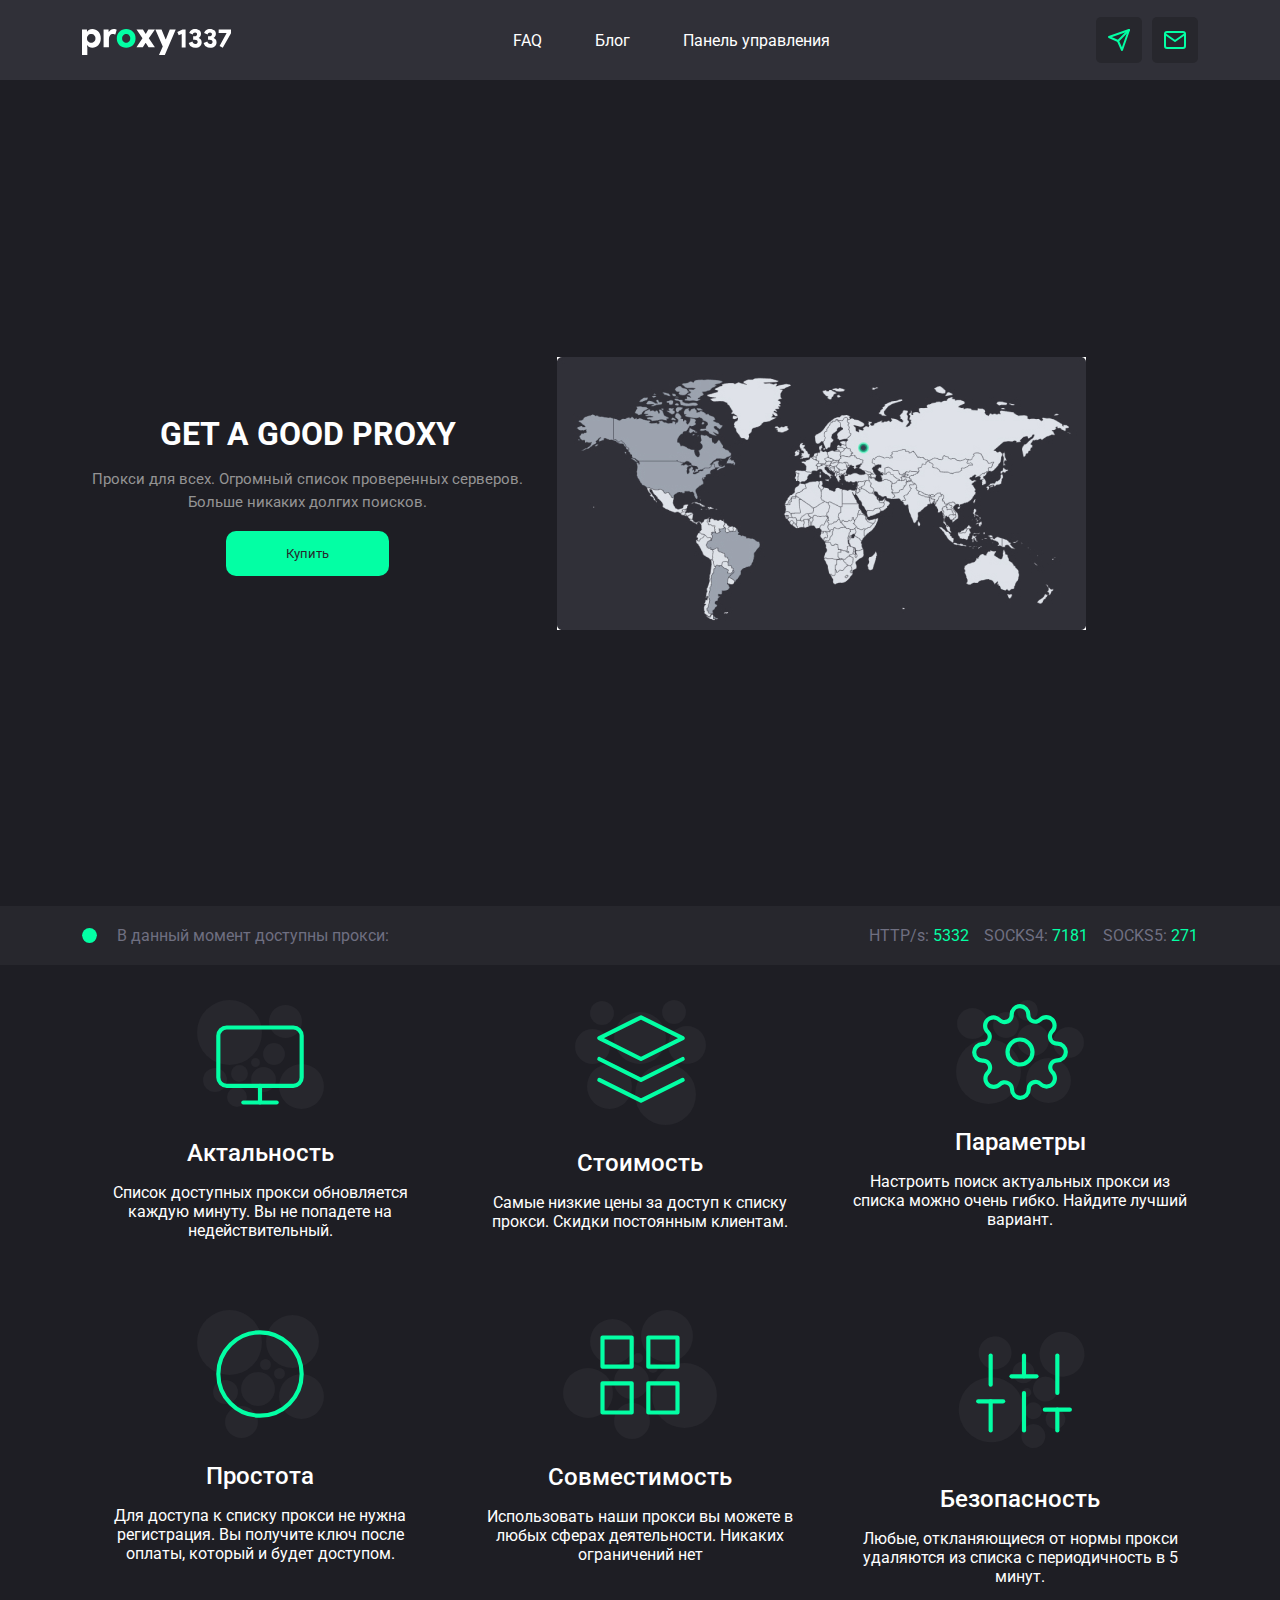
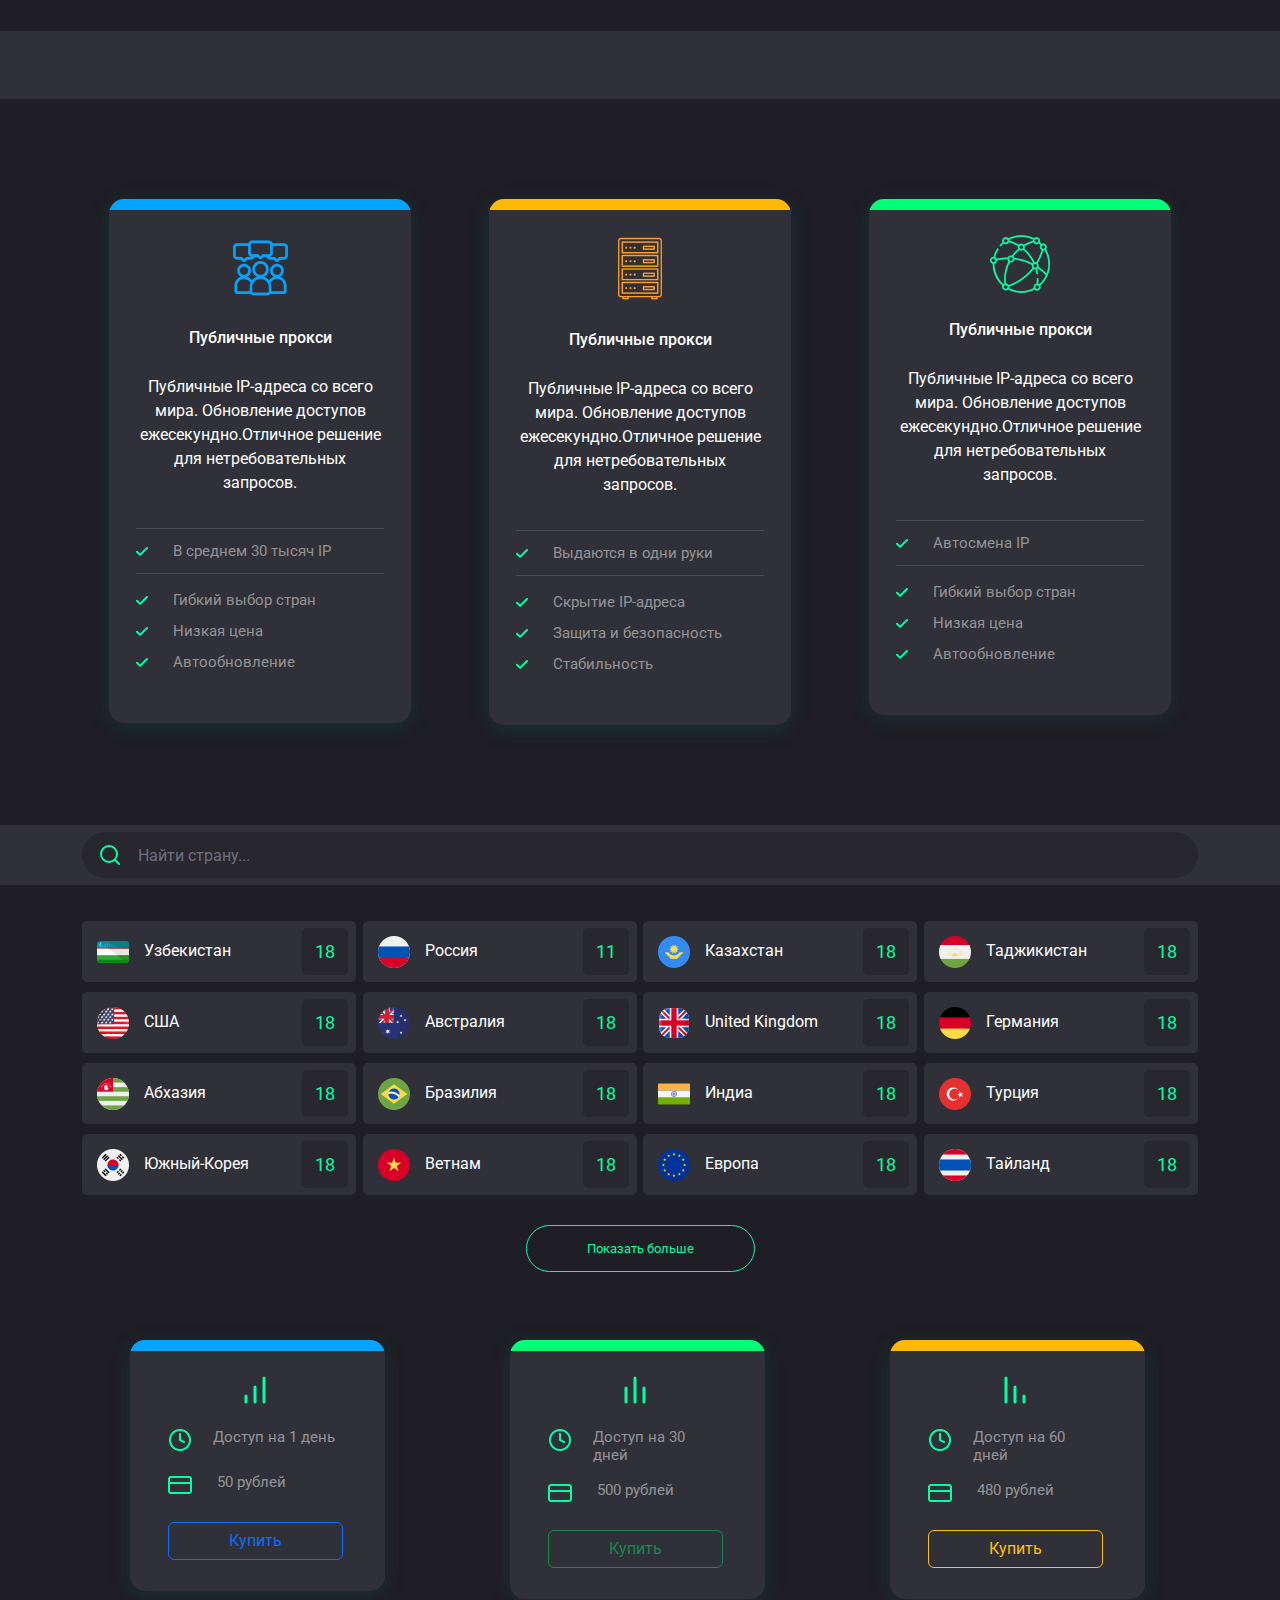
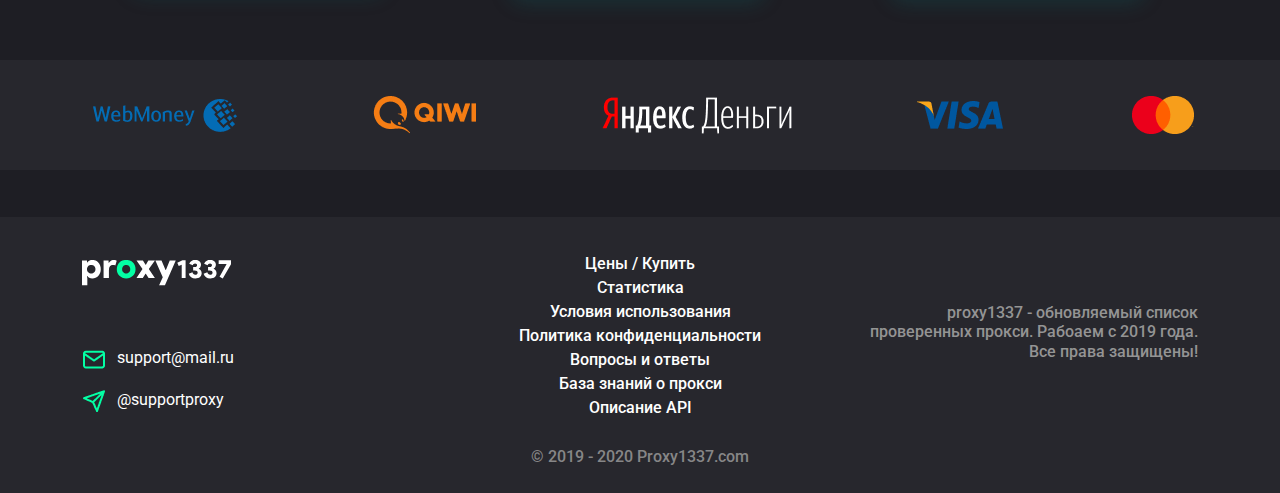
<file: index.html>
<!DOCTYPE html>
<html lang="en">
<head>
    <meta charset="UTF-8">
    <meta name="viewport" content="width=device-width, initial-scale=1.0">
     <!-- bootstrap -->
    <link rel="stylesheet" href="libs/bootstrap.min.css">

    <!-- Connecting fonts -->
    <link href="https://fonts.googleapis.com/css2?family=Roboto:wght@400;500;700&display=swap" rel="stylesheet">
    <link rel="preconnect" href="https://fonts.googleapis.com">
    <link rel="preconnect" href="https://fonts.gstatic.com" crossorigin>
    <link rel="stylesheet" href="css/main.css">
    <title>Proxy1337</title>
</head>
<body>
    
    <div class="wrapper">

         <!-- header -->
        <header>
            <nav class="navbar navbar-expand-lg">
                <div class="container">

                    <!-- Header logo -->
                  <a class="navbar-brand" href="#">
                    <img src="images/logo.svg" alt="">
                  </a>
                  
                  <!-- mobile meni toggler -->
                  <button class="navbar-toggler" type="button" data-bs-toggle="collapse" data-bs-target="#navbarSupportedContent" aria-controls="navbarSupportedContent" aria-expanded="false" aria-label="Toggle navigation">
                    <!-- <span class="navbar-toggler-icon"></span> -->
                    <img src="images/media_hamburger.svg" alt="">
                  </button>

                  <!-- Open & close -->
                  <div class="collapse navbar-collapse" id="navbarSupportedContent">

                    <ul class="navbar-nav mx-auto">
                        <li class="nav-item">
                            <a class="nav-link" href="Faq.html">FAQ</a>
                        </li>

                        <li class="nav-item">
                            <a class="nav-link" href="Blog.html">Блог</a>
                        </li>

                        <li class="nav-item">
                            <a class="nav-link" href="control.html">Панель управления</a>
                        </li>
                    </ul>

                    <ul class="header_contact d-flex">
                        <li>
                            <a href="#">
                                <img src="images/tg_header.svg" alt="">
                            </a>
                        </li>

                        <li>
                            <a href="#">
                                <img src="images/inbox.svg" alt="">
                            </a>
                        </li>
                    </ul>
                  </div>
                </div>
              </nav>
        </header>

        <!-- Hero -->
        <section class="hero">
            <div class="container">
                <div class="row align-items-center">
                    <div class="col-md-5">
                        <div class="hero_text">
                            <div class="hero_title">GET A GOOD PROXY</div>
                            <div class="hero_description">Прокси для всех. Огромный список проверенных серверов. Больше никаких долгих поисков. </div>

                             <a href="#" class="button button_green " data-bs-toggle="modal" data-bs-target="#buy_modal">Купить</a>
                        </div>
                    </div>
                    <div class="col-md-7">
                        <img src="images/map.jpg" alt="">
                    </div>
                </div>
            </div>
        </section>

        <!-- Aviable proxy -->
        <section class="aviable">
            <div class="container">
                <div class="row">
                    <div class="col-md-6 d-flex align-items-center gap: 20px">
                        <div class="block_title"> <img src="images/static vector.svg" alt=""> В данный момент доступны прокси:</div>
                    </div>
                    <div class="col-md-6">
                        <ul class="aviable_list d-flex justify-content-end">
                            <li>HTTP/s: <span>5332</span></li>
                            <li>SOCKS4: <span>7181</span></li>
                            <li>SOCKS5: <span>271</span></li>
                        </ul>
                    </div>
                </div>
            </div>
        </section>

        <!-- Advantages -->
        <section class="advantages">
            <div class="container">
                <div class="row">

                    <!-- advantages item -->
                    <div class="col-md-4">
                        <div class="advantages_item text-center">
                            <div class="advantage_image">
                                <img src="images/advantage1.svg" alt="">
                            </div>
                            <div class="advantage_name">Актальность</div>
                            <div class="advantage_description">Список доступных прокси обновляется каждую минуту. Вы не попадете на недействительный.</div>
                        </div>
                    </div>

                    <!-- advantages item -->
                    <div class="col-md-4">
                        <div class="advantages_item text-center">
                            <div class="advantage_image">
                                <img src="images/advantage2.svg" alt="">
                            </div>
                            <div class="advantage_name">Стоимость</div>
                            <div class="advantage_description">Самые низкие цены за доступ к списку прокси. Скидки постоянным клиентам.</div>
                        </div>
                    </div>

                    <!-- advantages item -->
                    <div class="col-md-4">
                        <div class="advantages_item text-center">
                            <div class="advantage_image">
                                <img src="images/advantage3.svg" alt="">
                            </div>
                            <div class="advantage_name">Параметры</div>
                            <div class="advantage_description">Настроить поиск актуальных прокси из списка можно очень гибко. Найдите лучший вариант.</div>
                        </div>
                    </div>

                    <!-- advantages item -->
                    <div class="col-md-4">
                        <div class="advantages_item text-center">
                            <div class="advantage_image">
                                <img src="images/advantage4.svg" alt="">
                            </div>
                            <div class="advantage_name">Простота</div>
                            <div class="advantage_description">Для доступа к списку прокси не нужна регистрация. Вы получите ключ после оплаты, который и будет доступом.</div>
                        </div>
                    </div>

                    <!-- advantages item -->
                    <div class="col-md-4">
                        <div class="advantages_item text-center">
                            <div class="advantage_image">
                                <img src="images/advantage5.svg" alt="">
                            </div>
                            <div class="advantage_name">Совместимость</div>
                            <div class="advantage_description">Использовать наши прокси вы можете в любых  сферах деятельности. Никаких ограничений нет</div>
                        </div>
                    </div>

                    <!-- advantages item -->
                    <div class="col-md-4">
                        <div class="advantages_item text-center">
                            <div class="advantage_image">
                                <img src="images/advantage6.svg" alt="">
                            </div>
                            <div class="advantage_name">Безопасность</div>
                            <div class="advantage_description">Любые, откланяющиеся от нормы прокси удаляются из списка с периодичность в 5 минут.</div>
                        </div>
                    </div>
                </div>
            </div>
        </section>

        <!-- proxy types -->
        <section class="types">
            <div class="main_hr"></div>
            <div class="container">
                <div class="row justify-content-between">

                    <!-- Proxy type item -->
                    <div class="col-lg-4 col-md-6">
                        <div class="type_item item-blue">
                            <div class="type_image">
                                <img src="images/proxy_type1.png" alt="">
                            </div>
                            <div class="type_name">Публичные прокси</div>
                            <div class="type_description">Публичные IP-адреса со всего мира. Обновление доступов ежесекундно.Отличное решение для нетребовательных запросов.</div>

                            <ul class="type_advantages">
                                <li><a href="#">В среднем 30 тысяч IP</a></li>
                                <li><a href="#">Гибкий выбор стран</a></li>
                                <li><a href="#">Низкая цена</a></li>
                                <li><a href="#">Автообновление</a></li>
                            </ul>
                        </div>
                    </div>

                     <!-- Proxy type item -->
                     <div class="col-lg-4 col-md-6">
                        <div class="type_item item-orange">
                            <div class="type_image">
                                <img src="images/proxy_type2.png" alt="">
                            </div>
                            <div class="type_name">Публичные прокси</div>
                            <div class="type_description">Публичные IP-адреса со всего мира. Обновление доступов ежесекундно.Отличное решение для нетребовательных запросов.</div>

                            <ul class="type_advantages">
                                <li><a href="#">Выдаются в одни руки</a></li>
                                <li><a href="#">Скрытие IP-адреса</a></li>
                                <li><a href="#">Защита и безопасность</a></li>
                                <li><a href="#">Стабильность</a></li>
                            </ul>
                        </div>
                    </div>

                     <!-- Proxy type item -->
                     <div class="col-lg-4 col-md-6">
                        <div class="type_item item-green">
                            <div class="type_image">
                                <img src="images/proxy_type3.png" alt="">
                            </div>
                            <div class="type_name">Публичные прокси</div>
                            <div class="type_description">Публичные IP-адреса со всего мира. Обновление доступов ежесекундно.Отличное решение для нетребовательных запросов.</div>

                            <ul class="type_advantages">
                                <li><a href="#">Автосмена IP</a></li>
                                <li><a href="#">Гибкий выбор стран</a></li>
                                <li><a href="#">Низкая цена</a></li>
                                <li><a href="#">Автообновление</a></li>
                            </ul>
                        </div>
                    </div>

                </div>
            </div>
        </section>

       <!-- countries -->
       <section class="countries">
        <div class="country_form">
            <div class="container">
                <form action="">
                    <input type="text" placeholder="Найти страну..." class="form-control">
                </form>
            </div>
        </div>


        <div class="container">

            <div class="form_result">

                <!-- Result item -->
                <a href="#" class="result_item">
                    <div class="country_name"><img src="images/uzbekistan (3).png" alt="">Узбекистан</div>
                    <div class="country_count">18</div>
                </a>

                 <!-- Result item -->
                 <a href="#" class="result_item">
                    <div class="country_name"><img src="images/russia.png" alt="">Россия</div>
                    <div class="country_count">11</div>
                </a>

                 <!-- Result item -->
                 <a href="#" class="result_item">
                    <div class="country_name"><img src="images/kazakhstan.png" alt="">Казахстан</div>
                    <div class="country_count">18</div>
                </a>

                 <!-- Result item -->
                 <a href="#" class="result_item">
                    <div class="country_name"><img src="images/tajikistan.png" alt="">Таджикистан</div>
                    <div class="country_count">18</div>
                </a>

                 <!-- Result item -->
                 <a href="#" class="result_item">
                    <div class="country_name"><img src="images/united-states-of-america.png" alt="">США</div>
                    <div class="country_count">18</div>
                </a>

                 <!-- Result item -->
                 <a href="#" class="result_item">
                    <div class="country_name"><img src="images/australia.png" alt="">Австралия</div>
                    <div class="country_count">18</div>
                </a>

                 <!-- Result item -->
                 <a href="#" class="result_item">
                    <div class="country_name"><img src="images/united-kingdom.png" alt="">United Kingdom</div>
                    <div class="country_count">18</div>
                </a>

                 <!-- Result item -->
                 <a href="#" class="result_item">
                    <div class="country_name"><img src="images/germany.png" alt="">Германия</div>
                    <div class="country_count">18</div>
                </a>

                 <!-- Result item -->
                 <a href="#" class="result_item">
                    <div class="country_name"><img src="images/abkhazia.png" alt="">Абхазия</div>
                    <div class="country_count">18</div>
                </a>

                 <!-- Result item -->
                 <a href="#" class="result_item">
                    <div class="country_name"><img src="images/brazil-.png" alt="">Бразилия</div>
                    <div class="country_count">18</div>
                </a>

                 <!-- Result item -->
                 <a href="#" class="result_item">
                    <div class="country_name"><img src="images/india.png" alt="">Индиа</div>
                    <div class="country_count">18</div>
                </a>

                 <!-- Result item -->
                 <a href="#" class="result_item">
                    <div class="country_name"><img src="images/turkey.png" alt="">Турция</div>
                    <div class="country_count">18</div>
                </a>

                 <!-- Result item -->
                 <a href="#" class="result_item">
                    <div class="country_name"><img src="images/south-korea.png" alt="">Южный-Корея</div>
                    <div class="country_count">18</div>
                </a>

                 <!-- Result item -->
                 <a href="#" class="result_item">
                    <div class="country_name"><img src="images/vietnam.png" alt="">Ветнам</div>
                    <div class="country_count">18</div>
                </a>

                 <!-- Result item -->
                 <a href="#" class="result_item">
                    <div class="country_name"><img src="images/european.png" alt="">Европа</div>
                    <div class="country_count">18</div>
                </a>

                 <!-- Result item -->
                 <a href="#" class="result_item">
                    <div class="country_name"><img src="images/thailand.png" alt="">Тайланд</div>
                    <div class="country_count">18</div>
                </a>


            </div>

            <div class="show_more text-center">
                <a href="#" class="button button-outline button-big button_round item-blue">Показать больше</a>
            </div>
        </div>
        </section>

        <!-- buy -->
        <section class="buy">
            <div class="container">
                <div class="row justify-content-around">
                    
                    <!-- buy Item -->
                    <div class="col-md-3">
                        <div class="buy_item item-blue">
                            <div class="buy_icon">
                                <img src="images/price_bar3.svg" alt="icon">
                            </div>
                            <div class="buy_description">
                                <div class="buy_time">
                                    <ul>
                                        <li>Доступ на 1 день</li>
                                    </ul>
                                </div>
                            </div>
                            <div class="buy_card">
                                <ul>
                                    <li>50 рублей</li>
                                </ul>
                            </div>
                            <div class="item-action item-blue">
                                <a class="btn btn-outline-primary w-100" href="#">Купить</a>
                            </div>
                        </div>
                    </div>


                    <!-- buy Item -->
                    <div class="col-md-3">
                        <div class="buy_item item-green">
                            <div class="buy_icon">
                                <img src="images/price_bar2.svg" alt="icon">
                            </div>
                            <div class="buy_description">
                                <div class="buy_time">
                                    <ul>
                                        <li>Доступ на 30 дней</li>
                                    </ul>
                                </div>
                            </div>
                            <div class="buy_card">
                                <ul>
                                    <li>500 рублей</li>
                                </ul>
                            </div>
                            <div class="item-action item-blue">
                                <a class="btn btn-outline-success w-100" href="# ">Купить</a>
                            </div>
                        </div>
                    </div>


                    <!-- buy Item -->
                    <div class="col-md-3">
                        <div class="buy_item item-orange">
                            <div class="buy_icon">
                                <img src="images/price_bar1.svg" alt="icon">
                            </div>
                            <div class="buy_description">
                                <div class="buy_time">
                                    <ul>
                                        <li>Доступ на 60 дней</li>
                                    </ul>
                                </div>
                            </div>
                            <div class="buy_card">
                                <ul>
                                    <li>480 рублей</li>
                                </ul>
                            </div>
                            <div class="item-action item-blue">
                                <a class="btn btn-outline-warning w-100" href="# ">Купить</a>
                            </div>
                        </div>
                    </div>
                </div>
            </div>
        </section>

        <!-- Payment -->
        <section class="payment">
            <div class="container">
                    <div class=" payment_block d-flex justify-content-between align-items-center">

                        <!-- Payment item -->
                        <div class="payment_item">
                          <a href="https://www.webmoney.ru/?%01" class="pay"><img src="images/wb.png" alt=""></a>
                        </div>
  
                      
                        <!-- Payment item -->
                        <div class="payment_item">
                          <a href="https://qiwi.com/" class="pay"><img src="images/QW.png" alt=""></a>
                        </div>
  
                      
                        <!-- Payment item -->
                        <div class="payment_item">
                          <a href="https://yoomoney.ru/" class="pay"><img src="images/yn.png" alt=""></a>
                        </div>
  
                      
                        <!-- Payment item -->
                        <div class="payment_item">
                          <a href="#" class="pay"><img src="images/vISA.png" alt=""></a>
                        </div>
  
                      
                        <!-- Payment item -->
                        <div class="payment_item">
                          <a href="#" class="pay"><img src="images/MASTER.png" alt=""></a>
                        </div>
                    </div>
            </div>
                
        </section>

        <!-- Footer -->
        <footer>
            <div class="container">
                <div class="row align-items-center justify-content-between">
                    
                    <div class="col-md-4">
                        <div class="logo">
                            <a href="#" class="logo">
                                <img src="images/footer_logo.svg" alt="">
                            </a>
                        </div>
                        <div class="contact">
                            <div class="mail">
                                <a href="mailto:support@mail.ru">
                                    <img src="images/footer massage.png" alt="">support@mail.ru
                                </a>
                            </div>
            
                            <div class="telegram">
                                <a href="">
                                    <img src="images/footer send.png" alt="">@supportproxy
                                </a>
                            </div>
                        </div>
                    </div>
    
    
                    <div class="col-md-4">
                        <div class="list">
                            <ul>
                                <li><a href="">Цены / Купить</a></li>
                                <li><a href="">Статистика</a></li>
                                <li><a href="">Условия использования</a></li>
                                <li><a href="">Политика конфиденциальности</a></li>
                                <li><a href="">Вопросы и ответы</a></li>
                                <li><a href="">База знаний о прокси</a></li>
                                <li><a href="">Описание API</a></li>
                            </ul>
                        </div>
                    </div>

                    <div class="col-md-4">
                        <div class="about">
                            <h6>proxy1337 - обновляемый список проверенных прокси. Рабоаем с 2019 года. Все права защищены!</h6>
                        </div>
                    </div>

                    <div class="copyright">
                        <p>© 2019 - 2020 Proxy1337.com</p>
                    </div>
                </div>
            </div>
        </footer>
    </div>
    

     <!-- Modal  buy Modal -->
    <div class="modal fade" id="buy_modal" tabindex="-1" aria-labelledby="buy_modal" aria-hidden="true">
        <div class="modal-dialog modal-dialog-centered">
        <div class="modal-content">

            <div class="modal-body">
                <form action="">
                    
                    <div class="modal_action">

                        <button type="reset">
                            <img src="images/modal_reset.svg" alt="">
                        </button>  
                        <button type="button" data-bs-dismiss="modal" arial-label="Close">
                            <img src="images/modal_close.svg" alt="">
                        </button>

                    </div>

                    <div class="modal_title">Купить ключ</div>
                    <div class="input_item">
                        <input type="email" placeholder="Email" name="email" class="form-control">
                    </div>

                    <div class="input_item">
                        <input type="text" placeholder="Способ оплаты" name="payment_type" class="form-control">
                    </div>

                    <div class="input_item payment_duration">
                        <label for="">99 дней</label>
                        <input type="range" name="payment_duration" class="">
                    </div>

                    <div class="input_item agreement">
                        <label>
                            <input type="checkbox">
                            <span class="checkmark"></span>
                            <span class="agreement_text">Согласен с <a href="#">условиями использования</a></span>
                        </label>
                    </div>

                    <div class="input_item_day">
                        Вы выбрали пакет <span>6</span> р в день
                    </div>

                    <div class="input_item_buy_total_sum">
                        К оплате <span>660₽</span>
                    </div>

                    <div class="input_item">
                        <button class="button button_green w-100">Оплатить</button>
                    </div>
                </form>
            </div>
        </div>
        </div>
    </div>

<!-- bootstrap Js -->
<script src="libs/bootstrap.bundle.min.js"></script>

</body>
</html>
</file>
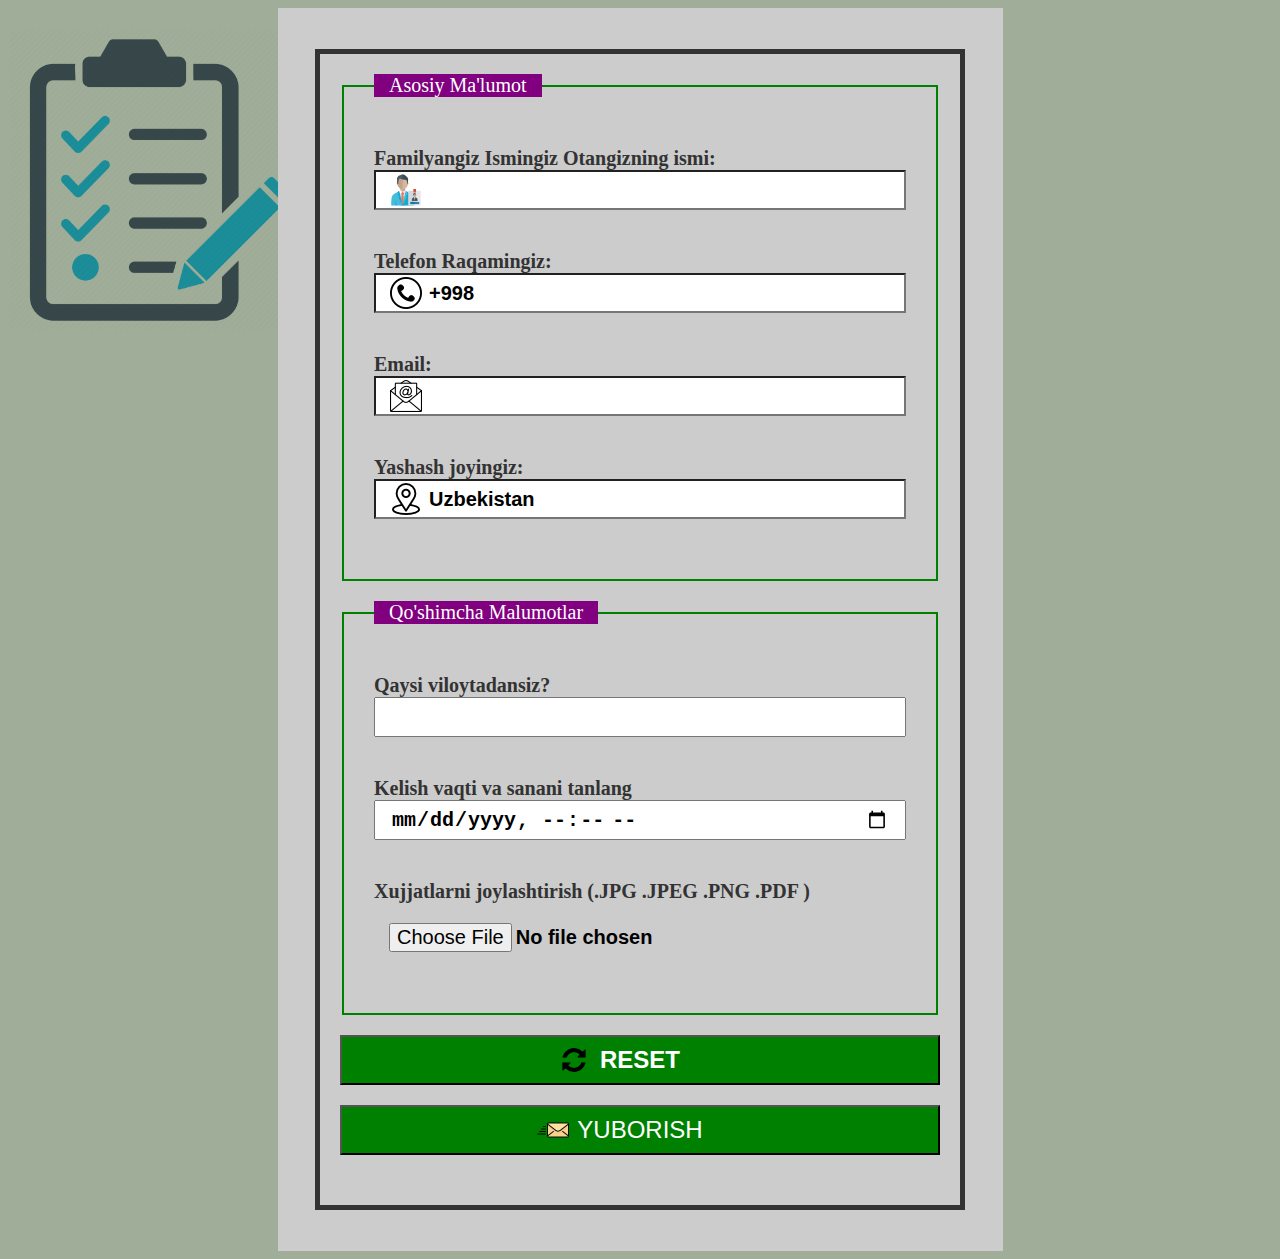
<file: form.html>
<!doctype.html>
<html lang="en">
	<head>
		<title>Form</title>
		<meta charset="utf-8">
		<link href="form.css" rel="stylesheet">
	</head>
	<body>
	
		<div class="containar">
		<form method="get">
		
			<fieldset>
					<legend>Asosiy Ma'lumot</legend>
					<p>
						Familyangiz Ismingiz Otangizning ismi:<input name="fname" type="fname" class="fname"></input>
					</p>
					
					<p>
						Telefon Raqamingiz:<input name="tel" type="tel" class="phone" value="+998"></input>
					</p>
					
					<p>
						Email:<input name="email" type="email" class="email"></input>
					</p>
					
					<p>
						Yashash joyingiz:<input name="location" type="location"  value="Uzbekistan" class="local"></input>
					</p>
				
			</fieldset>
					
				<fieldset>

					<legend>Qo'shimcha Malumotlar</legend>
				
					<p>Qaysi viloytadansiz? <input list="regions" type="search" name="Region">
					
						<datalist id="regions">
							<option>Toshkent </option>
							<option>Andijon</option>
							<option>Namangan</option>
							<option>Farg'ona</option>
							<option>Jizzax</option>
							<option>Sirdaryo</option>
							<option>Samarqand</option>
							<option>Buxoro</option>
							<option">Navoi</option>
							<option>Qashqadaryo</option>
							<option>Surxondaryo</option>
							<option>Qoraqalpoq Respublikasi</option>
						</datalist>
					</p>
						
					<p>Kelish vaqti va sanani tanlang <input name="sanasi-vaqti" type="datetime-local"></p>

					<p class="doc">Xujjatlarni joylashtirish (.JPG .JPEG .PNG .PDF )</p>
					<input type="file"  id="avatar" accept="image/png, image/jpeg,">
				</fieldset>

				
				<p>
					<input type="reset" value="reset" class="reset">
					<button>Yuborish</button>
				</p>
		</form>
		</div>
	</body>
</html>
</file>
<file: css/main.css>
*,ul,ol,p{
    margin: 0;
    padding: 0;
    box-sizing: border-box;
}


body{
    background: #1E1E24;
    font-family: 'Roboto', sans-serif;
    font-size: 16px;
    color: #fff;
}
/* Components */
.button{
    font-weight: 400;
    font-size: 13px;
    line-height: 15px;
    color: #27272D;
    padding: 15px 60px;
    display: inline-block;
    border-radius: 10px;
    text-decoration: none;
    transition: .3s all ease;
    border: none;
    animation: pulse-animation 1.5s linear infinite;
    
}

.button:hover{
    box-shadow: 0px 0px 15px rgba(3, 255, 164, 0.5);
    
}

.button.button_green{
    background: #03FFA4;
    
}

.button.button_round{
    border-radius: 22.5px;
    
}

.button.button-outline{
    border: 1px solid #03FFA4;
    background-color: transparent;
    color: #03FFA4;
    margin-bottom: 33px;
    border-radius: 35px;
}
.button.button_big{
    padding: 25px 65px;
    border-radius: 35px;
    
    
}

.item-blue:before{
    background: #03A4FF;
}

.item-green:before{
    background: #03FF77;
}

.item-orange:before{
    background: #FFB803;
}

.inner_page{
    padding: 45px 0 100px 0;
}

.inner_page .block_title{
    font-weight: 700;
    font-size: 32px;
    line-height: 38px;
    text-align: center;
    margin-bottom: 10px;
}

.inner_page .breadcrumb{
    justify-content: center;
    margin-bottom: 45px;
}

.inner_page .breadcrumb .breadcrumb-item{
    display: flex;
    align-items: center;
    gap: 0 8px;
}

.inner_page .breadcrumb .breadcrumb-item a{
    color: #6F6F81;
    text-decoration: none;
}

.inner_page .breadcrumb .breadcrumb-item.active{
    color: #03FFA4;
}

.breadcrumb-item+.breadcrumb-item::before{
    color: #fff;
    content: '';
    width: 17px;
    height: 1px;
    background: #03FFA4;
    border-radius: 26px;
}

/* Header */
header{
    background: #303038;
    padding: 17px 0;
}

header .navbar-toggler{
    padding: 0;
    margin: 0;
    border: none;
}

header .navbar-toggler:focus{
    outline: none;
    box-shadow: none;
}

header .navbar,
header .nav-link{
    padding: 0 !important;
}

header .nav-link{
    line-height: 19px;
    color: #fff;
    transition: .3s all ease;
}

header .nav-link:hover{
    color: #03FFA4;
    font-weight: 700;
}

header .navbar-nav{
    gap: 0 53px;
}

header .header_contact{
    list-style: none;
    gap: 0 10px;
}

header .header_contact a{
    display: flex;
    padding: 11px;
    background: #27272D;
    border-radius: 5px;
    transition: .3s all ease;
    outline: 2px solid transparent;
}

header .header_contact a:hover{
    outline: 2px solid #03FFA4;
}

/* hero */
.hero{
    /* padding: 110px 0 160px 0; */
    height: calc(100vh - 74px);
    display: flex;
    align-items: center;
}
.hero .hero_text{
    display: flex;
    flex-direction: column;
    align-items: center;
    text-align: center;
}

.hero .hero_title{
    font-size: 32px;
    font-weight: 700;
    text-align: center;
    margin-bottom: 10px;
}

.hero .hero_description{
    color: #949494;
    text-align: center;
    font-family: Roboto;
    font-size: 15px;
    font-weight: 400;
    margin-bottom: 18px;
}

/* static */
.static{
    background: #27272D;
    color: #6F6F81;
    padding: 20px 0;
    
}

.static .static_item{
    display: flex;
    justify-content: space-between;
    flex: 0 auto;
    align-items: center;
   
}
.static .static_block{
    display: flex;
    gap: 12px;
    align-items: center;
}


.static .static_list ul{
    display: flex;
    justify-content: flex-end;
    gap: 60px;
    list-style: none;
}

.static .static_list span{
    font-weight: 400;
    font-size: 16px;
    line-height: 19px;
    color: #03FFA4;
}

.static .static_block img{
    transition: .3s all ease;
    border: none;
    animation: pulse-animation 1.5s linear infinite;
    border-radius: 50%;
}

/* section aviable */

.aviable{
    padding: 20px 0;
    background-color: #27272D;
}

.aviable .block_title{
    display: flex;
    color: #6F6F81;
    font-family: Roboto;
    font-size: 16px;
    font-style: normal;
    font-weight: 400;
    line-height: normal;
    gap: 20px;
}

.aviable .block_title img{
    transition: .3s all ease;
    border: none;
    animation: pulse-animation 1.5s linear infinite;
    border-radius: 50%;
}

.aviable .aviable_list{
    list-style: none;
    gap: 0 15px;
    color: #6F6F81;
    font-family: Roboto;
    font-size: 16px;
    font-style: normal;
    font-weight: 400;
    line-height: normal;
}

.aviable .aviable_list span{
    color: #03FFA4;
    font-family: Roboto;
    font-size: 16px;
    font-style: normal;
    font-weight: 400;
    line-height: normal;
}

/* Advantage */

.advantages{
    padding: 35px 0 35px 0;
}

.advantages .row{
    gap: 60px 0;
}

.advantages .advantage_name{
    margin-top: 15px;
    font-weight: 500;
    font-size: 24px;
    line-height: 28px;
    margin-bottom: 6px;
}

.advantages .advantage_image{
    margin-bottom: 24px;
    
    
}

.advantages .advantage_description{
    color: #FFF;
    text-align: center;
    font-family: Roboto;
    font-size: 16px;
    font-style: normal;
    font-weight: 400;
    line-height: normal;
    line-height: 19px;
    padding: 10px;
}

/* Proxy types */

.main_hr{
    background: #303038;
    padding: 34px 0;
    margin-bottom: 100px;
   
}

.types{
    margin-bottom: 100px;
}

.types .type_item .type_image{
    text-align: center;
    margin-bottom: 27px;
}

.types .type_item{
    background: #303038;
    border-radius: 15px;
    padding: 36px 27px 52px 27px;
    position: relative;
    overflow: hidden;
    max-width: 302px;
    margin: 0 auto;
    box-shadow: 0px 4px 20px rgba(11, 112, 112, 0.25);
    animation: pulse-animation 1.5s linear infinite;
}

.types .type_item::before{
    content: '';
    display: block;
    width: 100%;
    height: 11px;
    position: absolute;
    left: 0;
    top: 0;
}

.types .type_item .type_name{
    font-weight: 500;
    font-size: 16px;
    line-height: 19px;
    text-align: center;
    margin-bottom: 28px;
}

.types .type_item .type_description{
    text-align: center;
    margin-bottom: 33px;
    min-height: 120px;
}

.types .type_item .type_advantages{
   list-style: none;
    font-size: 15px;
    line-height: 18px;
    color: #949494;
}

.type_item .type_advantages li{
    margin-bottom: 13px;
    display: flex;
    gap: 0 25px;
}

.type_item .type_advantages a{
    text-decoration: none;
    transition: .3s all ease;
    color: #949494;;
}

.type_advantages a:hover{
    color: #fff
    
}

.type_item .type_advantages li::before{
    content: url(../images/Vector.svg);
}

.type_item .type_advantages li:first-child{
    border-top: 1px solid #4A4A57;
    border-bottom: 1px solid #4A4A57;
    padding: 13px 0;
    margin-bottom: 17px;
}


.type_item .type_advantages li:last-child{
    margin-bottom: 0;
}


/* countries */

.countries{
    margin-bottom: 35px;
}

.countries .country_form{
    background: #303038;;
    padding: 7px 0;
    margin-bottom: 36px;
}

.countries .form-control{
    background: #27272D;
    border-radius: 23px;
    border: none;
    height: 46px;
    padding-left: 56px;
    background-image: url(../images/search\ \(1\)\ 1.svg);
    background-repeat: no-repeat;
    background-position: 16px center;
    color: #FFFFFF;
    transition: .3s all ease;
    outline: 2px solid transparent;
    transition: .3s all ease;
}

.countries .form-control::placeholder{
    color: #6F6F81;
}

.countries .form-control:focus{
    box-shadow: none;
    outline: 2px solid #03FFA4;
    transition: .3s all ease;
}

.countries .form_result{
    display: flex;
    flex-wrap: wrap;
    justify-content: space-between;
    gap: 10px 0;
    margin-bottom: 30px;
}

.countries .form_result .result_item{
    flex: 0 0 auto;
    width: calc(25% - 5px);
    background: #303038;
    border-radius: 5px;
    display: flex;
    justify-content: space-between;
    align-items: center;
    padding: 7px 8px 7px 15px;
    transition: .3s all ease;
    outline: 2px solid transparent;
    text-decoration: none;
    color: #fff;
}
.countries .form_result .result_item .country_name img{
    padding-right: 15px;
    
}

.countries .form_result .result_item:hover{
    outline: 2px solid #03FFA4;
    animation: pulse-animation 1.5s linear infinite;
}

.countries .form_result .result_item .country_count{
    display: inline-block;
    padding: 13px;
    font-size: 18px;
    line-height: 21px;
    color: #03FFA4;
    background: #27272D;
    border-radius: 5px;
}

/* Buy */
.buy .buy_item{
    background: #303038;
    border-radius: 15px;
    padding: 32px 42px 31px 38px;
    position: relative;
    overflow: hidden;
    box-shadow: 0px 4px 20px rgba(11, 112, 112, 0.25);
    width: 255px;
    margin-bottom: 61px;
}

.buy .buy_item::before{
    content: '';
    display: block;
    width: 100%;
    height: 11px;
    position: absolute;
    left: 0;
    top: 0;
}

.buy .buy_item .buy_icon{
    text-align: center;
    margin-bottom: 20px;
}

.buy .buy_item .buy_description{
    font-weight: 400;
    font-size: 15px;
    line-height: 18px;
    color: #949494;
    margin-bottom: 17px;
}

.buy .buy_item .buy_description li::before{
    content: url(../images/price_clock.png);
}

.buy .buy_item .buy_card{
    font-weight: 400;
    font-size: 15px;
    line-height: 18px;
    color: #949494;
    margin-bottom: 21px;
}

.buy .buy_item .buy_card li::before{
    content: url(..//images/price_card.png);
}

.buy_item  .buy_time li{
    margin-bottom: 17px;
    display: flex;
    gap: 21px;
}

.buy_item .buy_card li{
    margin-bottom: 21px;
    display: flex;
    gap: 0 25px;
}


/* Payment */

.payment{
   
    padding: 30px 0;
    background: #27272D;
    margin-bottom: 47px;
}

/* Footer */

footer{
    background: #27272D;
    padding-top: 35px;
}

footer .logo{
    margin-bottom: 60px;
}

footer .mail{
    margin-bottom: 16px;
}

footer .mail a{
    color: #fff;
    text-decoration: none;
    transition: .3s all ease;
}

footer .mail a:hover{
    color: #03FFA4;
    
}


footer .mail img{
    padding-right: 11px;
}

footer .telegram a{
    color: #fff;
    text-decoration: none;
    transition: .3s all ease;
}
footer .telegram a:hover{
    color: #03FFA4;
    
}

footer .telegram img{
    padding-right: 11px;
}

footer .list ul,
footer .list a{
    list-style: none;
    color: #FFFFFF;
    text-decoration: none;
    transition: .3s all ease;
    text-align: center;
    font-size: 16px;
    font-weight: 500;
}

footer .list ul,
footer .list a:hover{
    color: #03FFA4;
}

footer .about{
    color: #949494;
    text-align: end;
    font-size: 15px;
    font-weight: 400;
}

footer .copyright{
    padding: 27px 0;
    text-align: center;
    font-weight: 500;
    font-size: 16px;
    line-height: 19px;
    color: #868687;
}


/* modal */

.modal-content{
    background: #303038;
    border-radius: 7px;
    padding: 30px 35px;
   
}

.modal_action{
    position: absolute;
    right: -21px;
    top: -18px;
    display: flex;
    gap: 0 3px;
}

.modal_action button{
    height: 24px;
    width: 24px;
    display: flex;
    justify-content: center;
    align-items: center;
    border: none;
    background: #27272D;
    border-radius: 3px;
}

.modal_title{
    font-weight: 700;
    font-size: 18px;
    line-height: 21px;
    color: #FFFFFF;
    text-align: center;
    margin-bottom: 26px;
}

.modal-body .form-control{
    background: #27272D;
    border-radius: 5px;
    height: 46px;
    border: none;
    color: #FFFFFF;
    padding-left: 53px;
}

.modal-body .form-control[type=email]{
    background-image: url(../images/email_icon.svg);
    background-repeat: no-repeat;
    background-position: 14px center;
}

.modal-body .form-control[name=payment_type]{
    background-image: url(../images/money.svg), url(../images/form_arrow.svg);
    background-repeat: no-repeat;
    background-position: 14px center, calc(100% - 22px) center;
}

.modal-body form .input_item:nth-child(3){
    margin-bottom: 10px;
}

.modal-body form .input_item:nth-child(4){
    margin-bottom: 15px;
}


.modal-body form .form-control::placeholder{
    color: #6F6F81;
}

.modal-body form .payment_duration{
    text-align: right;
    margin-bottom: 30px;
}

.modal-body form .payment_duration label{
    color: #6F6F81;
}


.modal-body form .payment_duration input[type=range]{
    width: 100%;
    -webkit-appearance: none;
    appearance: none;
    background-color: #27272D;
    height: 9px;
    border-radius: 5px;
    
}

.modal-body form .payment_duration input[type=range]::-webkit-slider-thumb{
    -webkit-appearance: none;
    appearance: none;
    width: 20px;
    height: 20px;
    background: #03FFA4;
    box-shadow: 0px 4px 4px rgba(0, 0, 0, 0.25);
    border-radius: 50%;
}

.modal-body form .agreement{
    color: #6F6F81;
    text-align: center;
    margin-bottom: 10px;
}

.modal-body form .agreement label{
    display: flex;
    gap: 0 8px;
    cursor: pointer;
    justify-content: center;
}


.modal-body form .agreement input{
    display: none;
}

.modal-body form .agreement input:checked ~ .checkmark::before{
    display: block;
}

.modal-body form .agreement .checkmark{
    display: block;
    height: 21px;
    width: 21px;
    border: 1.5px solid #03FFA4;
    border-radius: 3px;
    position: relative;
}

.modal-body form .agreement .checkmark::before{
    content: '';
    display: none;
    border: solid #03FFA4;
    border-width: 0 3px 3px 0;
    position: absolute;
    left: 7px;
    top: 3px;
    width: 5px;
    height: 10px;
    transform: rotate(45deg);
}

.modal-body form .agreement a{
    color: #03FFA4;
}

.modal-body form .input_item_day{
    color: #6F6F81;
    text-align: center;
    margin-bottom: 29px;
}


.modal-body form .input_item_day span{
    color: #03FFA4;
}

.modal-body form .input_item_buy_total_sum{
    color: #6F6F81;
    text-align: center;
    margin-bottom: 35px;
    font-weight: 500;
    font-size: 25px;
    line-height: 29px;
}

.modal-body form .input_item_buy_total_sum span{
    color: #03FFA4;
}


@keyframes pulse-animation{
    0%{
        box-shadow: 0 0 0 0px rgb(3, 255, 164, 0.2);
    }
    100%{
        box-shadow: 0 0 0 20px rgb(3, 255, 164, 0);
    }
}

/* MEDIA */

@media (min-width: 1400px){  /*standart Laptop*/
    
}

@media (max-width: 1400px){  /*standart Laptop*/
    
}


@media (max-width: 1200px){  /*small Laptop*/
    
}

@media (max-width: 992px){  /*standart Laptop*/
    .proxy_types .row{
        gap: 20px 0;
    }

    .countries .form_result .result_item {
        width: calc(33.3333% - 5px);
    }

    header .navbar-nav{
        margin-top: 15px;
        margin-bottom: 15px;
        gap: 10px 0;
    }
}

@media (max-width: 768px){  /*standart Laptop*/
    
}

@media (max-width: 576px){  /*standart Laptop*/

    .hero .row img{
        margin-top: 50px;
        width: 100%;
    }

    .aviable .block_title{
        display: block;
        margin-bottom: 17px;
    }

    .navbar-brand img{
        max-width: 120px;
    }
    .countries .form_result .result_item {
        width: calc(50% - 5px);
    }

    .types .type_item{
        margin-bottom: 50px;
    }

    .buy .buy_item{
        width: 100%;
    }

    .payment .payment_block{
        flex-direction: column;
        gap: 31px 0;
    }

    footer .logo{
        text-align: center;
    }

    footer .contact{
        margin-bottom: 50px;
        text-align: center;
    }

    footer .list{
        margin-bottom: 50px;
    }


}

@media (max-width: 420px){  /*standart Laptop*/
    .countries .form_result .result_item {
        width: 100%;
    }

    .countries .form_result {
        max-width: 270px;
        margin: 0 auto 25px auto;
    }
}
</file>
<file: form.css>
/* form */
body{
	font-family:Tahoma;
	font-size: 20px;
	background-color:  #a0ad98;
	background-image: url(images/form.png);
	background-repeat: no-repeat, repeat;
    background-size: 300px 300px;
	background-attachment: fixed;
	background-position: 10px 30px;
}

.containar{
	width: 683px;
	border: 1px solid #ccc;
	margin: 0 auto;
	padding: 40px 20px;
	background-color: #ccc
	
}

form{
	width: 600px;
	border: 5px solid #333;
	margin: 0 auto;
	padding: 20px;
}

form input{
	width: 100%;
	height: 40px;
	margin-bottom: 20px;
	font-size: 20px;
	padding: 0 15px;
    font-weight: 700;
}
form .email{
    background-image: url(images/email.png);
    background-repeat: no-repeat;
    background-position: 14px center;
    padding-left: 53px;
}

form .phone{
    background-image: url(images/phone.png);
    background-repeat: no-repeat;
    background-position: 14px center;
    padding-left: 53px;
}

form .fname{
    background-image: url(images/employe-card.png);
    background-repeat: no-repeat;
    background-position: 14px center;
    padding-left: 53px;
}
form .local{
    background-image: url(images/location.png);
    background-repeat: no-repeat;
    background-position: 14px center;
    padding-left: 53px;
    font-weight: 700;
}

form p{
    font-size: 20px;
    font-weight: 700;
    margin-bottom: 10px;
    color: #333;
}
form .doc{
    margin-bottom: 20px;
}

form fieldset{
	border: 2px solid green;
	padding: 30px;
	margin-bottom: 20px;
}
form fieldset legend{
	background-color: purple;
	color: #fff;
	padding: 0 15px;
}

form button{
	 width: 100%;
     background-image: url(images/send.png);
     background-repeat: no-repeat;
     background-position: 195px center;
	 height: 50px;
	 font-size: 24px;
	 text-transform: uppercase;
	 background-color: green;
	 color: #fff;
     margin-bottom: 20px;
     
}

form .reset{
    width: 100%;
    background-image: url(images/reset.png);
    background-repeat: no-repeat;
    background-position: 220px center;
	height: 50px;
	font-size: 24px;
	text-transform: uppercase;
	background-color: green;
    color: #fff;
}

@media (max-width: 768px){ /*smartphone*/

 .container{
        max-width: 100%;
        padding: 0 15px;
}
form{
	width: 72%;
}
}
</file>
